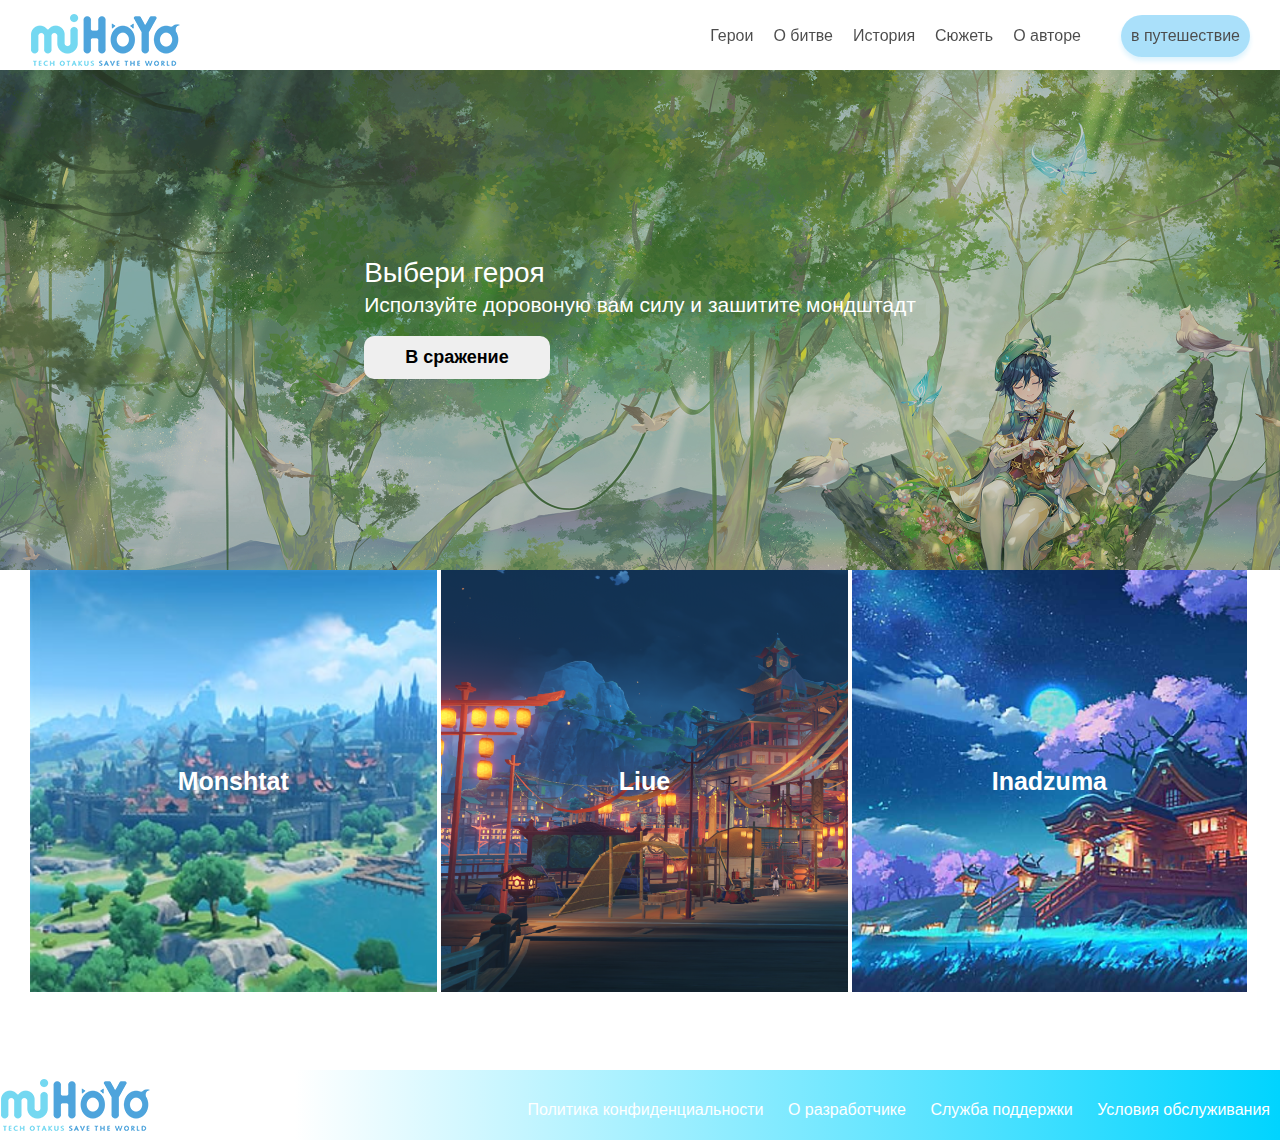
<file: index.html>
<!DOCTYPE html>
<html lang="en">
<head>
	<title>Genshin impact</title>
	<!-- Стили сайта -->	
	<link rel="stylesheet" href="css/styles.css">


	<meta charset="UTF-8">
	<meta name="viewport" content="width=device-width">
	

</head>
<body>

	<div class="mulaj"></div>
	
	<nav class="nav" >
		<div class="container">
			<div class="nav-body">
			<!-- <a href="#" class="logo">Genshin impact</a> -->

			<a href="index.html" class="header-logo">
        		<img src="img/logotip.png" alt="1">
      		</a>

			<div class="header-burger">
				<span></span>
			</div>

			<div class="site-menu">

				<ul class="info">
					<li><div class="dropdown">
						<button class="dropdown-toggle" data-easy-toggle="#dropdown" data-easy-class="show" data-easy-rcoe>
						Герои</button>
						

						<div id="dropdown" class="dropdown-menu">
							<a href="#" >Дилюк</a>
							<a href="#" >Кейя</a>
							<a href="#" >Лиза</a>
							<a href="#" >Венти</a>
						</div>
						</div></li>
					<li><a href="#" class="nav-item">О битве</a></li>
					<li><a href="#" class="nav-item">История</a></li>
					<li><a href="#" class="nav-item">Сюжеть</a></li>
					<li><a href="#" class="nav-item">О авторе</a></li>
					<li><a href="#" class="btn-menu">в путешествие</a></li>
				</ul>
				
				

			</div>
			</div>
				
			</div>
	</nav>

	<header class="header">		
		<div class="header-row">

		  	<div class="header-content">
				<h1>Выбери героя</h1>
				<p>Исползуйте доровоную вам силу и зашитите мондштадт</p>

				<button class="btn-a"><a href="fight.html">В сражение</a></button>
			</div>	

		</div>
				

		<div class="overlay"></div>
	</header>

	<section class="section group">
		<div class="container">

		<div class="section-row">

			<div class="monshtat">
				<h4 class="monshtat-info">Monshtat</h4>
			</div>

			<div class="liue">
				<h4 class="liue-info">Liue</h4>
			</div>

			<div class="inadzuma">
				<h4 class="inadzuma-info">Inadzuma</h4>
			</div>

		</div>

		</div>	
	</section>
	

	<footer>
		<nav class="nav-footer" >
		<div class="nav-footer-row">
			<!--<a href="#" class="logo">Genshin impact</a>-->
			<img class="logo" src="img/logotip.png" alt="">

				
				<ul class="footer-info">
					<li><a href="#">Политика конфиденциальности</a></li>
					<li><a href="#">О разработчике</a></li>
					<li><a href="#">Служба поддержки</a></li>
					<li><a href="#">Условия обслуживания</a></li>

				</ul>

		
			</div>
			
	</nav>
	</footer>


	<script>
		/**
		 * EasyToggler 1.1.0
		 * Simple class switcher on web elements. JavaScript only.
		 * GitHub: https://github.com/rah-emil/easy-toggler
		 *
		 * Copyright 2020 Rah Emil
		 *
		 * Released under the MIT License
		 *
		 * Released: July 21, 2020
		 * Latest updates: August 01, 2020
		 */

		(function(){'use strict';document.addEventListener('click',EasyTogglerHandler);function EasyTogglerHandler(event){const EY_BTN=event.target.closest('[data-easy-toggle]');if(EY_BTN){event.preventDefault();let ey_target=EY_BTN.getAttribute('data-easy-toggle');let ey_class=EY_BTN.getAttribute('data-easy-class');try{document.querySelector(ey_target).classList.toggle(ey_class)}catch(ey_error){console.warn('EasyToggler.js : Блок '+ey_target+' не существует')}}if(!EY_BTN){let ey_rcoe_block_targets=document.querySelectorAll('[data-easy-rcoe]');Array.from(ey_rcoe_block_targets).forEach.call(ey_rcoe_block_targets,function(ey_rcoe_block_target){let ey_rcoe_block=ey_rcoe_block_target.getAttribute('data-easy-toggle'),ey_rcoe_block_class=ey_rcoe_block_target.getAttribute('data-easy-class');if(!event.target.closest(ey_rcoe_block)){try{document.querySelector(ey_rcoe_block).classList.remove(ey_rcoe_block_class)}catch(ey_error){console.warn('EasyToggler.js : Блок '+ey_rcoe_block+' не существует')}}})}}})()
	</script>

	<script>
    document.querySelector('.header-burger').addEventListener('click', () => {
  document.querySelector('.site-menu').classList.toggle('activ');
  document.querySelector('.header-burger').classList.toggle('activ');
  document.querySelector('body').classList.toggle('lock');
});
  </script>


</body>
</html>
</file>
<file: css/styles.css>
/* http://meyerweb.com/eric/tools/css/reset/ 2. v2.0 | 20110126
  License: none (public domain)
*/
html, body, div, span, applet, object, iframe,
h1, h2, h3, h4, h5, h6, p, blockquote, pre,
a, abbr, acronym, address, big, cite, code,
del, dfn, em, img, ins, kbd, q, s, samp,
small, strike, strong, sub, sup, tt, var,
b, u, i, center,
dl, dt, dd, ol, ul, li,
fieldset, form, label, legend,
table, caption, tbody, tfoot, thead, tr, th, td,
article, aside, canvas, details, embed,
figure, figcaption, footer, header, hgroup,
menu, nav, output, ruby, section, summary,
time, mark, audio, video {
  margin: 0;
  padding: 0;
  border: 0;
  font-size: 100%;
  font: inherit;
  vertical-align: baseline;
}
/* HTML5 display-role reset for older browsers */
article, aside, details, figcaption, figure,
footer, header, hgroup, menu, nav, section {
  display: block;
}
body {
  line-height: 1;
}
ol, ul {
  list-style: none;
}
blockquote, q {
  quotes: none;
}
blockquote:before, blockquote:after,
q:before, q:after {
  content: '';
  content: none;
}
table {
  border-collapse: collapse;
  border-spacing: 0;
}


/*
  ========================================
  Сетка
  ========================================
*/

*,
*:before,
*:after {
  -webkit-box-sizing: border-box;
  -moz-box-sizing: border-box;
  box-sizing: border-box;
}


.container,
.grid {
  margin: 0 auto;
  width: 100%;
}

.container {
  padding-left: 30px;
  padding-right: 30px;
  margin: 0 auto;
}

.col-1-3{
  width: 33.33%;
}

.col-2-3 {
  width: 66.66%;
}

.col-1-3,
.col-2-3 {
  display: inline-block;
  vertical-align: top;
}

.grid,
.col-1-3,
.col-2-3 {
  padding-left: 15px;
  padding-right: 15px;
}






/*========================================
  Clearfix
  ========================================
*/


.group::before,
.group::after {
  content: "";
  display: table;
}

.group::after {
  clear: both;
}

.group {
  clear: both;
  *zoom: 1;
}




body {
	font: 300 16px/22px "Arial", "Open Sans", "Helvetica Neue", Helvetica, Arial, sans-serif;
}



/**
 * Заголовок
 */


.nav {
	position: fixed;
	width: 100%;
	z-index: 50;
	top: 0;
	left: 0;
}

.nav:before {
	content: '';
	position: absolute;
	top: 0;
	left: 0;
	width: 100%;
	height: 60px;
	background-color: #fff;
	z-index: 2;
	opacity: 0.6;
}

.nav-body {
	position: relative;
	display: flex;
	justify-content: space-between;
	align-items: center;
	height: 80px;
}

.header-logo {
  position: relative;
  z-index: 3;
}

.mulaj {
	height: 70px;
	width: 10%;
}


.header-logo img {
	max-width: 100%;
  display: block;
}

.header-burger {
	display: none;
}

.site-menu {


}


.info {
	display: flex;
  position: relative;
  z-index: 2;
	padding-left: 0;
	margin-bottom: 0;
}

.info li {
	display: inline-block;
	list-style-type: none;
}

.info li a {
	color: #000;
	opacity: 0.7;
	display: inline-block;
	padding: 10px;
	text-decoration: none;
	transition: all 0.4s ease-in-out;
}

.info li a:hover {
	opacity: 1;
}

@media (max-width:767px) {

	.nav-body {
    height: 50px
  }

	.header-logo {
    flex: 0 0 60px;
  }

  .header-burger.activ:before {
      transform: rotate(45deg);
      top: 9px
  }

  .header-burger.activ:after {
      transform: rotate(-45deg);
      bottom: 9px
  }

  .header-burger.activ span {
      transform: scale(0);
  }


	.header-burger {
			display: block;
			position: fixed;
			width: 30px;
			height: 20px;
			position: relative;
			z-index: 3;
	}

	.header-burger span {
    position: absolute;
    background-color: #000;
    position: absolute;
    left: 0;
    width: 100%;
    height: 2px;
    top: 9px;
    transition: all 0.3s ease 0s;
  }

	.header-burger:before,
  .header-burger:after {
    content: '';
    background-color: #000;
    position: absolute;
    width: 100%;
    height: 2px;
    left: 0;
    transition: all 0.3s ease 0s;
  }
  .header-burger:before {
    top: 0;
  }

  .header-burger:after {
    bottom: 0;
  }

	.site-menu {
    position: fixed;
    top: -100%;
    left: 0;
    overflow: auto;
    width: 100%;
    height: 100%;
    background-color: #7ce6e2;
    padding: 70px 10px 20px 10px;
    transition: all 0.3s ease 0s; 
  }

  .site-menu.activ {
  	top: 0;
  }

  

  .info {
  	display: block;

  }
  .info li {
  	display: block;
  	margin-bottom: 20px;
  	font-size: 23px;
  }

}

@media (max-width:767px){
	body.lock {
		overflow: hidden;
	}
	.container {
		padding: 0 0px;
	}
	.header {
	position: relative;
	max-height: 700px;
	min-height: 500px;
	background-image: url(../img/hero.jpg);
	
	max-width: 100%;
	max-height: 100%;	
	}

	.dropdown-toggle {
		display: none;
	}

	.btn-menu {
		display: none;
	}
}




.btn-menu {
	padding: 10px;
	margin-left: 30px;
	margin-bottom: 9px;
	color: #fff;
	background-color: rgba(15, 169, 244, .5);
	border-radius: 100px;
	text-decoration: none;
	box-shadow: 0 4px 5px rgb(15, 169, 244, .2);
	transition: all 0.3s ease-out;
}

.btn-menu:hover {
	transform: scale(1.04);
	color: #fff;
	box-shadow: 0 9px 9px rgb(15, 169, 244, .7);
}



.header-logo img {
  max-width: 100%;
  display: block;
}

/*
GENSHIN IMPACT

логотип сайта алтернативный	

.logo {
	color: #000;
	font-size: 26px;
	font-weight: 700;
	text-transform: uppercase;
	text-decoration: none;
	position: relative;
	overflow: hidden;
	z-index: 5;
}

.logo:hover {
	color: #4a723a;	
}
*/

/**=====================================================
 * Главная страница
 * =====================================================
 */

.header {
	position: relative;
	max-height: 700px;
	min-height: 500px;
	background-image: url(../img/hero.jpg);
	background-size: cover;
	background-repeat: no-repeat;
	max-width: 100%;
	max-height: 100%;	
}

.header-row {
	display: flex;
	justify-content: center;
	align-items: center;
	min-height: inherit;
}

.overlay {
	position: absolute;
	left: 0;
	top: 0;
	width: 100%;
	height: 100%;
	background-color: rgb(0, 0, 0, .2);
}

.header-content {
	position: relative;
	z-index: 2;
}

.header-content h1 {
	font-size: 28px;
	color: #fff;
	margin-bottom: 10px;
}

.header-content p {
	font-size: 21px;
	color: #fff;
	margin-bottom: 20px;
}

.btn-a {
	display: inline-block;	
	border: none;
	border-radius: 10px;
}

.btn-a a {
	display: inline-block;
	color: #000;
	font-size: 18px;
	font-weight: 700;
	padding: 10px 35px;
	text-decoration: none;
}

.btn-a:hover {
	background-color: #81984e;
	transform: scale(1.06);
}

.dropdown {
	position: relative;
	display: inline-block;
}

.dropdown-menu {
	padding: 7px 20px;
	background-color: rgba(255, 255, 255, .7);
	box-shadow: 0 5px 10px rgba(0, 0, 0, .5);
	visibility: hidden;
	opacity: 0;
	z-index: 2;
	position: absolute;
	margin-top: 5px;
}


.dropdown-menu.show {
  z-index: 99;
  visibility: visible;
  opacity: 1;
  border-radius: 5px;	
}


.dropdown-menu.show a {
	display: block; 
	color: #000;
	opacity: 0.8;
	text-decoration: none;
}

.dropdown-toggle {
	border-radius: 30px;
	border: none;
	background-color: rgba(158, 158, 158, 0);
	opacity: 0.7;
	font-size: 16px;
	padding: 10px;
	margin-top: 2px;
	transition: all 0.3s ease-out;
}


.dropdown-toggle:hover {
	opacity: 1;
}

/**=====================================================
 * Главная страница содержимое
 * =====================================================
 */

.section {
	width: 100%;
	min-height: 500px;
}

.section-row {
	width: 100%;
	min-height: inherit;
}

.monshtat {
	background: url('../img/monshtat.jpg') 0 0/100% auto no-repeat;
	display: inline-block;
	background-size: cover;
	padding: 200px 0;
	width: 33.33%;
}

.monshtat-info {
	color: #fff;
	font-size: 25px;
	font-weight: 700;
	text-align: center;
}

.liue {
	display: inline-block;	
	padding: 200px 0;
	background: url('../img/liue.png') 0 0/100% auto no-repeat;
	width: 33.33%;
	background-size: cover;
}

.liue-info {
	color: #fff;
	font-size: 25px;
	font-weight: 700;
	text-align: center;
}


.inadzuma {
	display: inline-block;
	padding: 200px 0;
	background: url('../img/inadzuma.jpg') 0 0/100% auto no-repeat;
	width: 32.33%;
	background-size: cover;
}

.inadzuma-info {
	color: #fff;
	font-size: 25px;
	font-weight: 700;
	text-align: center;
}

@media (max-width:767px){
	.monshtat {
	background: url('../img/monshtat.jpg') 0 0/100% auto no-repeat;
	display: block;
	background-size: cover;
	padding: 200px 0;
	width: 100%;
	}
	.liue {
	display: block;	
	padding: 200px 0;
	background: url('../img/liue.png') 0 0/100% auto no-repeat;
	width: 100%;
	background-size: cover;
	}
	.inadzuma{
	background: url('../img/inadzuma.jpg') 0 0/100% auto no-repeat;
	display: block;
	background-size: cover;
	padding: 200px 0;
	width: 100%;
	}

	.footer-info {
		display: none;
	}

}


/**=====================================================
 * footer
 * =====================================================
 */

.nav-footer {
	width: 100%;
	height: 70px;
	background: rgb(2,0,36);
	background: linear-gradient(90deg, rgba(2,0,36,0) 0%, rgba(255,255,255,1) 23%, rgba(0,212,255,1) 100%);
}

.nav-footer-row {
	display: flex;
	height: inherit;
	justify-content: space-between;
	align-items: center;
}



.footer-info li {
	list-style-type: none;
	display: inline-block;
	text-decoration: none;
	color: #fff;
}

.footer-info li a {
	display: inline-block;
	padding: 10px;
	margin-top: 10px;
	text-decoration: none;
	color: #fff;
}


/*fight*/

.product {
	display: inline-block;
	border-radius: 10px;
	margin-bottom: 24px;
	margin-left: 14px;
	box-shadow: 0 0 2px rgb(0, 0, 0);
}

.product:hover {
	display: inline-block;
	box-shadow: 0 0 10px rgb(0, 0, 0);
}

.img-diluck  {
		margin-top: 5px;
		margin-bottom: 5px;
}

.img-diluck img {
	height: 400px;
	width: 300px;
	object-fit: cover;
	border-radius: 9px;
}

.card-info {
	padding-left: 5px;
	padding-right: 5px;
}

.card-info h3 {
	margin-top: 5px;
	font-size: 21px;
	font-weight: 700;
}

.card-musor {
	height: 30px;
	width: 40px;
	border: none;
	border-radius: 10px;
	margin-right: 5px;
	margin-bottom: 5px;
	color: #fff;
	font-weight: 700;
	font-size: 18px;
	background-color: #ffeb3b;
}

.buy-info {
	display: flex;
	justify-content: space-between;
	margin-top: 10px;
	align-items: center;
}

.buy-info span {
	font-weight: 700;
}

.city-hero {
	display: flex;
	justify-content: center;
	align-items: center;
	height: 70px;
	background-color: #3f51b5;
}

.city-hero h3 {
	font-size: 40px;
	font-weight: 700;
	color: #fff;
}
</file>
